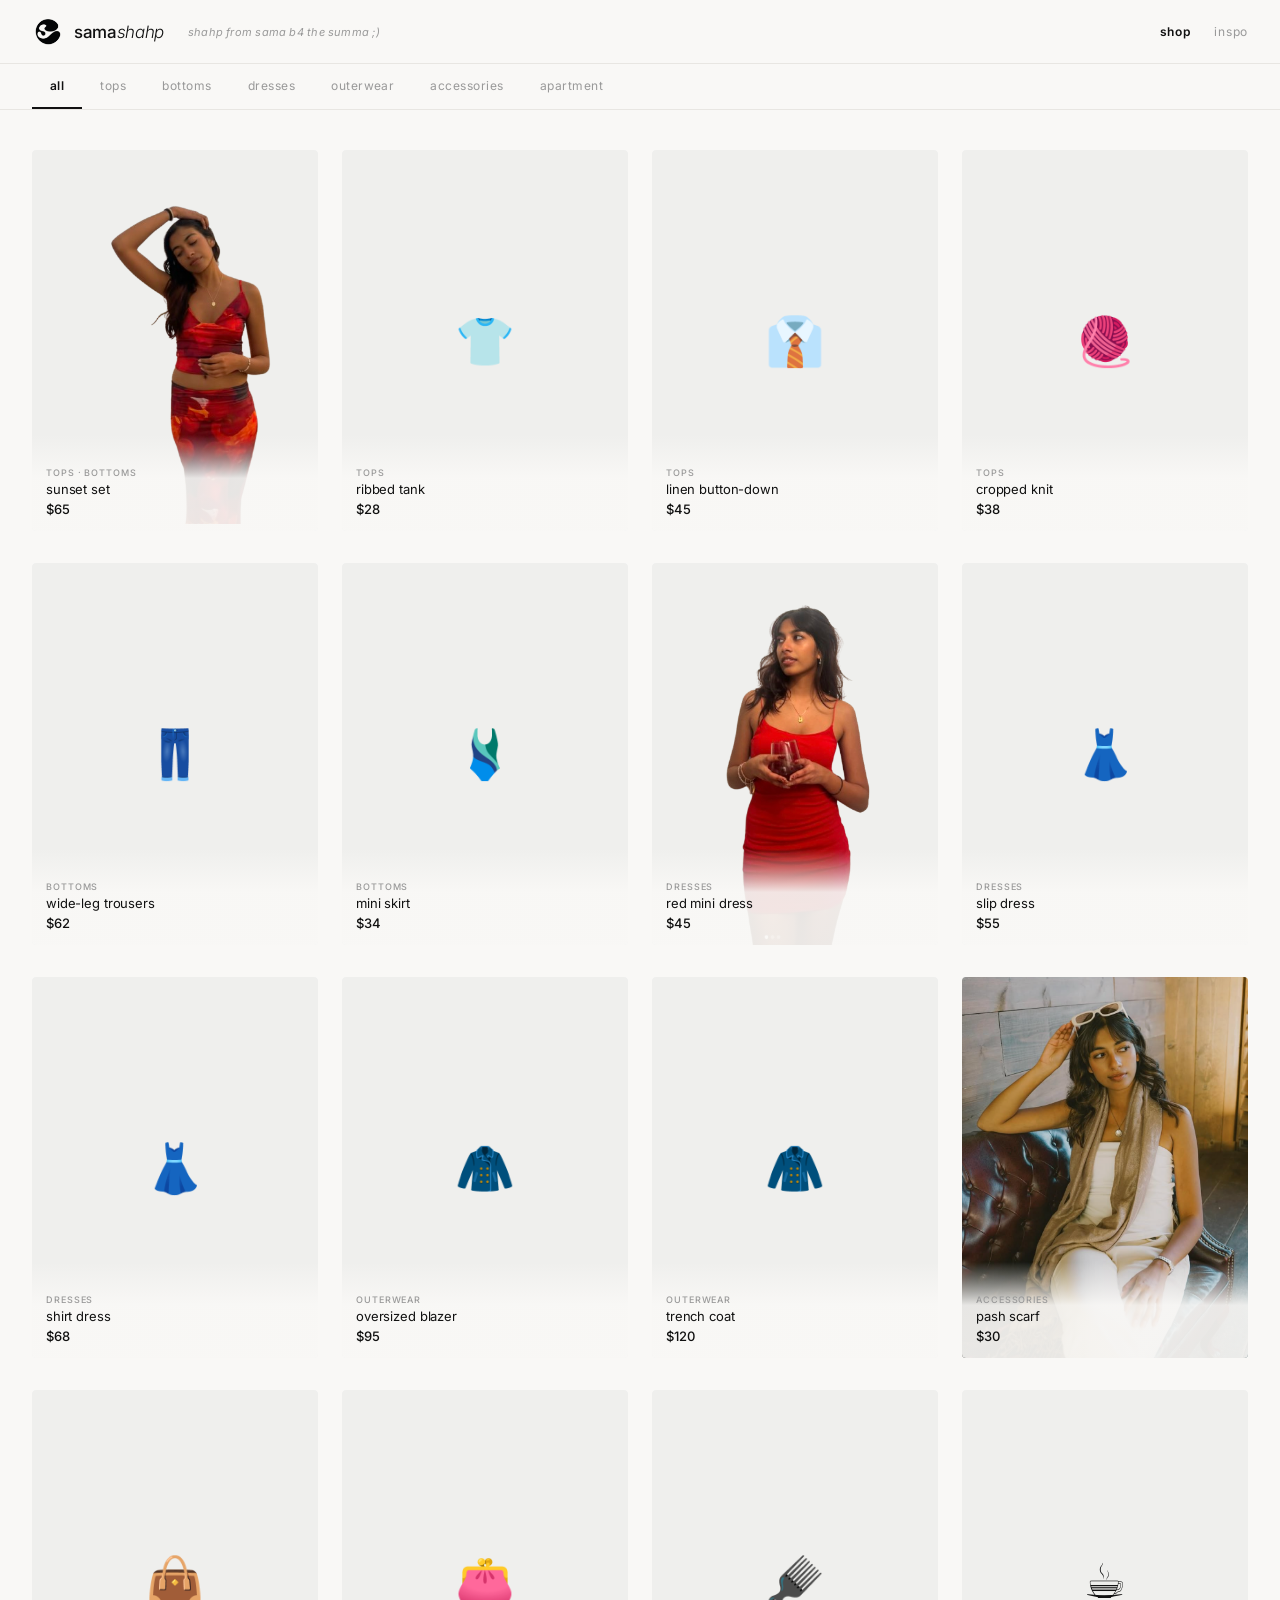
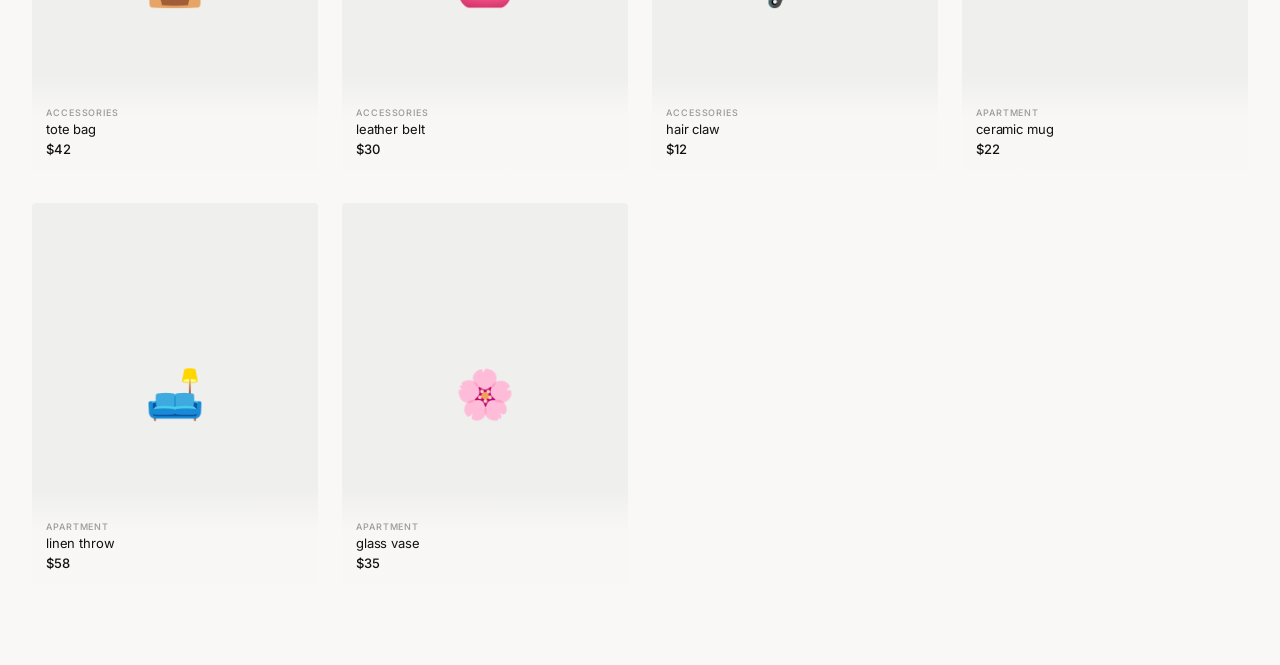
<file: index.html>
<!DOCTYPE html>
<html lang="en">
<head>
  <meta charset="UTF-8" />
  <meta name="viewport" content="width=device-width, initial-scale=1.0" />
  <title>sama shahp</title>
  <link rel="stylesheet" href="style.css" />
  <link rel="preconnect" href="https://fonts.googleapis.com" />
  <link href="https://fonts.googleapis.com/css2?family=Inter:wght@300;400;500;600&display=swap" rel="stylesheet" />
</head>
<body>

  <!-- HEADER -->
  <header>
    <div class="header-inner">
      <a href="index.html" class="logo-link">
        <img src="sama-shop-logo-removebg-preview.png" alt="sama shahp" class="logo" />
        <span class="wordmark">sama<em>shahp</em></span>
        <span class="tagline"><em>shahp from sama b4 the summa ;)</em></span>
      </a>
      <nav class="header-nav">
        <a href="index.html" class="header-nav-link active">shop</a>
        <a href="inspo.html" class="header-nav-link">inspo</a>
      </nav>
    </div>
  </header>

  <!-- CATEGORY NAV -->
  <nav class="cat-nav">
    <ul>
      <li><button class="cat-btn active" data-cat="all" onclick="filterCat(this,'all')">all</button></li>
      <li><button class="cat-btn" data-cat="tops" onclick="filterCat(this,'tops')">tops</button></li>
      <li><button class="cat-btn" data-cat="bottoms" onclick="filterCat(this,'bottoms')">bottoms</button></li>
      <li><button class="cat-btn" data-cat="dresses" onclick="filterCat(this,'dresses')">dresses</button></li>
      <li><button class="cat-btn" data-cat="outerwear" onclick="filterCat(this,'outerwear')">outerwear</button></li>
      <li><button class="cat-btn" data-cat="accessories" onclick="filterCat(this,'accessories')">accessories</button></li>
      <li><button class="cat-btn" data-cat="apartment" onclick="filterCat(this,'apartment')">apartment</button></li>
    </ul>
  </nav>

  <!-- PRODUCT GRID -->
  <main id="grid" class="grid"></main>

  <!-- EMPTY STATE -->
  <div id="empty" class="empty hidden">
    <p>nothing here yet</p>
  </div>

  <!-- PRODUCT MODAL -->
  <div id="modal" class="modal hidden" onclick="closeModal(event)">
    <div class="modal-card">
      <button class="modal-close" onclick="closeModalBtn()">✕</button>
      <div class="modal-img-wrap" id="modal-gallery"></div>
      <div class="modal-info">
        <p id="modal-cat" class="modal-cat"></p>
        <h2 id="modal-title"></h2>
        <div id="modal-price" class="modal-price"></div>
        <p id="modal-desc" class="modal-desc"></p>
        <a id="modal-sms" href="#" class="sms-btn" ontouchstart="haptic('success')">start chat to order</a>
        <p class="sms-note">opens a text to sama — just say what you want!</p>
      </div>
    </div>
  </div>

  <script type="module">
    import { WebHaptics } from 'https://esm.sh/web-haptics';
    const h = new WebHaptics();
    h.setDebug(true); // plays audio on desktop so you can test — remove when done
    window.__haptic = (type = 'nudge') => h.trigger(type);
  </script>
  <script src="app.js"></script>
</body>
</html>
</file>
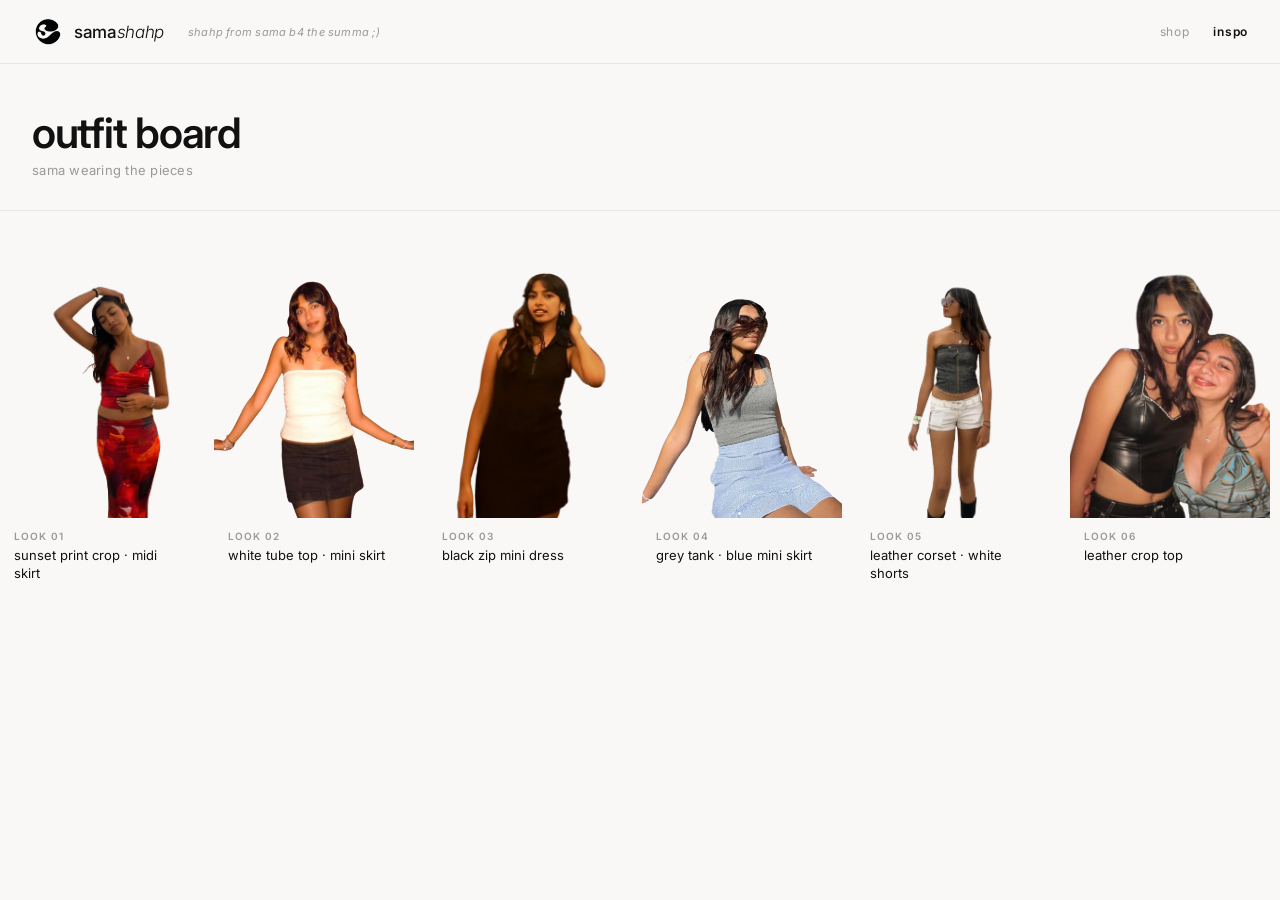
<file: inspo.html>
<!DOCTYPE html>
<html lang="en">
<head>
  <meta charset="UTF-8" />
  <meta name="viewport" content="width=device-width, initial-scale=1.0" />
  <title>inspo — sama shahp</title>
  <link rel="stylesheet" href="style.css" />
  <link rel="preconnect" href="https://fonts.googleapis.com" />
  <link href="https://fonts.googleapis.com/css2?family=Inter:wght@300;400;500;600&display=swap" rel="stylesheet" />
</head>
<body>

  <!-- HEADER -->
  <header>
    <div class="header-inner">
      <a href="index.html" class="logo-link">
        <img src="sama-shop-logo-removebg-preview.png" alt="sama shahp" class="logo" />
        <span class="wordmark">sama<em>shahp</em></span>
        <span class="tagline"><em>shahp from sama b4 the summa ;)</em></span>
      </a>
      <nav class="header-nav">
        <a href="index.html" class="header-nav-link">shop</a>
        <a href="inspo.html" class="header-nav-link active">inspo</a>
      </nav>
    </div>
  </header>

  <!-- PAGE TITLE -->
  <div class="inspo-hero">
    <h1 class="inspo-title">outfit board</h1>
    <p class="inspo-sub">sama wearing the pieces</p>
  </div>

  <!-- OUTFIT BOARD -->
  <!-- To add an outfit: copy a .outfit-card block, set the img src and fill in the caption/tags -->
  <div class="outfit-board-wrap"><div class="outfit-board">

    <div class="outfit-card tall">
      <div class="outfit-img-wrap">
        <img src="outfit-board/sunset-dress.png" alt="sunset dress look" />
      </div>
      <div class="outfit-caption">
        <p class="outfit-label">look 01</p>
        <p class="outfit-tags">sunset print crop · midi skirt</p>
      </div>
    </div>

    <div class="outfit-card">
      <div class="outfit-img-wrap">
        <img src="outfit-board/white-tube.png" alt="white tube top look" />
      </div>
      <div class="outfit-caption">
        <p class="outfit-label">look 02</p>
        <p class="outfit-tags">white tube top · mini skirt</p>
      </div>
    </div>

    <div class="outfit-card">
      <div class="outfit-img-wrap">
        <img src="outfit-board/black-dress.png" alt="black zip dress" />
      </div>
      <div class="outfit-caption">
        <p class="outfit-label">look 03</p>
        <p class="outfit-tags">black zip mini dress</p>
      </div>
    </div>

    <div class="outfit-card">
      <div class="outfit-img-wrap">
        <img src="outfit-board/blue-skirt.png" alt="grey tank blue skirt" />
      </div>
      <div class="outfit-caption">
        <p class="outfit-label">look 04</p>
        <p class="outfit-tags">grey tank · blue mini skirt</p>
      </div>
    </div>

    <div class="outfit-card">
      <div class="outfit-img-wrap">
        <img src="outfit-board/calvin-fit.png" alt="leather corset white shorts" />
      </div>
      <div class="outfit-caption">
        <p class="outfit-label">look 05</p>
        <p class="outfit-tags">leather corset · white shorts</p>
      </div>
    </div>

    <div class="outfit-card">
      <div class="outfit-img-wrap">
        <img src="outfit-board/leather-top.png" alt="leather crop top" />
      </div>
      <div class="outfit-caption">
        <p class="outfit-label">look 06</p>
        <p class="outfit-tags">leather crop top</p>
      </div>
    </div>

    <div class="outfit-card">
      <div class="outfit-img-wrap">
        <img src="outfit-board/taylor-dress.png" alt="blue sparkle dress" />
      </div>
      <div class="outfit-caption">
        <p class="outfit-label">look 07</p>
        <p class="outfit-tags">blue sparkle one-shoulder · cowboy hat</p>
      </div>
    </div>

    <div class="outfit-card bright">
      <div class="outfit-img-wrap">
        <img src="outfit-board/brown-fullsleeve.png" alt="brown crop long sleeve" />
      </div>
      <div class="outfit-caption">
        <p class="outfit-label">look 08</p>
        <p class="outfit-tags">brown crop long sleeve · light jeans</p>
      </div>
    </div>

    <div class="outfit-card small bright">
      <div class="outfit-img-wrap">
        <img src="outfit-board/white-lace.png" alt="white lace crop" />
      </div>
      <div class="outfit-caption">
        <p class="outfit-label">look 09</p>
        <p class="outfit-tags">white lace crop · knit halter</p>
      </div>
    </div>

    <div class="outfit-card small bright">
      <div class="outfit-img-wrap">
        <img src="outfit-board/brown-skirt.png" alt="black satin top brown skirt" />
      </div>
      <div class="outfit-caption">
        <p class="outfit-label">look 10</p>
        <p class="outfit-tags">black satin top · brown mini skirt</p>
      </div>
    </div>

    <div class="outfit-card bright">
      <div class="outfit-img-wrap">
        <img src="outfit-board/escape.png" alt="festival fits" />
      </div>
      <div class="outfit-caption">
        <p class="outfit-label">look 11</p>
        <p class="outfit-tags">gold mini · crochet dress</p>
      </div>
    </div>

    <div class="outfit-card bright">
      <div class="outfit-img-wrap">
        <img src="outfit-board/stripe-sweater.png" alt="stripe sweater denim shorts" />
      </div>
      <div class="outfit-caption">
        <p class="outfit-label">look 12</p>
        <p class="outfit-tags">stripe sweater · denim shorts · tote</p>
      </div>
    </div>

    <div class="outfit-card bright">
      <div class="outfit-img-wrap">
        <img src="outfit-board/yellow-halter.png" alt="white tank burgundy top" />
      </div>
      <div class="outfit-caption">
        <p class="outfit-label">look 13</p>
        <p class="outfit-tags">white tank · burgundy halter</p>
      </div>
    </div>

    <div class="outfit-card">
      <div class="outfit-img-wrap">
        <img src="outfit-board/red-dress.png" alt="red mini dress" />
      </div>
      <div class="outfit-caption">
        <p class="outfit-label">look 14</p>
        <p class="outfit-tags">red mini dress</p>
      </div>
    </div>

  </div></div>

  <script type="module">
    import { WebHaptics } from 'https://esm.sh/web-haptics';
    const h = new WebHaptics();
    h.setDebug(true);
    document.querySelectorAll('.outfit-card').forEach(c => {
      c.addEventListener('touchstart', () => h.trigger('nudge'), { passive: true });
    });
  </script>

</body>
</html>
</file>
<file: style.css>
*, *::before, *::after { box-sizing: border-box; margin: 0; padding: 0; }

:root {
  --bg: #f9f8f6;
  --surface: #ffffff;
  --text: #111111;
  --muted: #999999;
  --border: #e8e6e2;
  --accent: #111111;
  --radius-card: 4px;
}

html { scroll-behavior: smooth; }

body {
  font-family: 'Inter', system-ui, sans-serif;
  background: var(--bg);
  color: var(--text);
  min-height: 100vh;
}

/* ── HEADER ── */
header {
  position: sticky;
  top: 0;
  z-index: 100;
  background: var(--bg);
  border-bottom: 1px solid var(--border);
  padding: 0 32px;
  height: 64px;
  display: flex;
  align-items: center;
}

.header-inner {
  width: 100%;
  max-width: 1300px;
  margin: 0 auto;
  display: flex;
  align-items: center;
}

.logo-link {
  display: flex;
  align-items: center;
  gap: 10px;
  text-decoration: none;
  color: var(--text);
  flex: 1;
}

.logo {
  width: 32px;
  height: 32px;
  object-fit: contain;
}

.wordmark {
  font-size: 17px;
  font-weight: 500;
  letter-spacing: -0.02em;
}

.wordmark em {
  font-style: italic;
  font-weight: 300;
}

.tagline {
  font-size: 11px;
  font-style: italic;
  color: var(--muted);
  letter-spacing: 0.02em;
  margin-left: 14px;
  white-space: nowrap;
}

.header-nav {
  display: flex;
  gap: 24px;
  align-items: center;
}

.header-nav-link {
  font-size: 12px;
  font-weight: 400;
  letter-spacing: 0.06em;
  text-transform: lowercase;
  text-decoration: none;
  color: var(--muted);
  transition: color 0.15s;
}

.header-nav-link:hover { color: var(--text); }
.header-nav-link.active { color: var(--text); font-weight: 600; }

/* ── CAT NAV ── */
.cat-nav {
  background: var(--bg);
  border-bottom: 1px solid var(--border);
  padding: 0 32px;
  position: sticky;
  top: 64px;
  z-index: 99;
}

.cat-nav ul {
  list-style: none;
  display: flex;
  max-width: 1300px;
  margin: 0 auto;
  overflow-x: auto;
  scrollbar-width: none;
}

.cat-nav ul::-webkit-scrollbar { display: none; }

.cat-btn {
  background: none;
  border: none;
  border-bottom: 2px solid transparent;
  color: var(--muted);
  font-family: inherit;
  font-size: 12px;
  font-weight: 400;
  letter-spacing: 0.04em;
  text-transform: lowercase;
  padding: 14px 18px;
  cursor: pointer;
  transition: color 0.15s, border-color 0.15s;
  white-space: nowrap;
}

.cat-btn:hover { color: var(--text); }

.cat-btn.active {
  color: var(--text);
  font-weight: 600;
  border-bottom-color: var(--text);
}

/* ── GRID ── */
.grid {
  max-width: 1300px;
  margin: 0 auto;
  padding: 40px 32px 80px;
  display: grid;
  grid-template-columns: repeat(auto-fill, minmax(240px, 1fr));
  gap: 32px 24px;
}

/* ── CARD ── */
.card {
  cursor: pointer;
  aspect-ratio: 3 / 4;
  position: relative;
  border-radius: var(--radius-card);
  overflow: hidden;
  background: var(--surface);
}

.card-img-wrap {
  position: absolute;
  inset: 0;
  background: #efefed;
}

.card-img-wrap img {
  width: 100%;
  height: 100%;
  object-fit: cover;
  transition: transform 0.4s ease;
  display: block;
}

.card:hover .card-img-wrap img { transform: scale(1.03); }

.card-img-placeholder {
  width: 100%;
  height: 100%;
  display: flex;
  align-items: center;
  justify-content: center;
  font-size: 48px;
  background: #efefed;
}

.card-body {
  position: absolute;
  bottom: 0;
  left: 0;
  right: 0;
  padding: 32px 14px 14px;
  background: linear-gradient(to top, rgba(249,248,246,0.92) 55%, transparent);
  z-index: 1;
}

.card-cat {
  font-size: 9px;
  font-weight: 500;
  letter-spacing: 0.1em;
  text-transform: uppercase;
  color: var(--muted);
  margin-bottom: 3px;
}

.card-title {
  font-size: 13px;
  font-weight: 400;
  letter-spacing: -0.01em;
  margin-bottom: 3px;
  line-height: 1.3;
}

.card-price {
  font-size: 13px;
  font-weight: 500;
}

/* ── EMPTY ── */
.empty {
  text-align: center;
  padding: 120px 32px;
  color: var(--muted);
  font-size: 13px;
  letter-spacing: 0.04em;
}

.hidden { display: none !important; }

/* ── MODAL ── */
.modal {
  position: fixed;
  inset: 0;
  z-index: 200;
  background: rgba(0,0,0,0.4);
  display: flex;
  align-items: center;
  justify-content: center;
  padding: 20px;
  backdrop-filter: blur(4px);
  animation: fadeIn 0.18s ease;
}

@keyframes fadeIn { from { opacity: 0; } to { opacity: 1; } }

.modal-card {
  background: var(--surface);
  border-radius: 8px;
  max-width: 820px;
  width: 100%;
  max-height: 90vh;
  overflow-y: auto;
  display: grid;
  grid-template-columns: 1fr 1fr;
  position: relative;
  animation: slideUp 0.2s ease;
  scrollbar-width: none;
}

.modal-card::-webkit-scrollbar { display: none; }

@keyframes slideUp {
  from { transform: translateY(10px); opacity: 0; }
  to   { transform: translateY(0);    opacity: 1; }
}

.modal-close {
  position: absolute;
  top: 14px;
  right: 14px;
  background: var(--bg);
  border: 1px solid var(--border);
  width: 30px;
  height: 30px;
  border-radius: 50%;
  font-size: 12px;
  cursor: pointer;
  display: flex;
  align-items: center;
  justify-content: center;
  color: var(--text);
  z-index: 10;
  transition: background 0.15s;
}

.modal-close:hover { background: var(--border); }

.modal-img-wrap {
  aspect-ratio: 3 / 4;
  overflow: hidden;
  background: #efefed;
  border-radius: 8px 0 0 8px;
  position: relative;
}

.modal-img-wrap img {
  width: 100%;
  height: 100%;
  object-fit: cover;
  display: block;
}

.modal-img-placeholder {
  width: 100%;
  height: 100%;
  display: flex;
  align-items: center;
  justify-content: center;
  font-size: 72px;
}

/* gallery arrows */
.gallery-arrow {
  position: absolute;
  top: 50%;
  transform: translateY(-50%);
  background: rgba(255,255,255,0.85);
  border: none;
  width: 32px;
  height: 32px;
  border-radius: 50%;
  font-size: 18px;
  cursor: pointer;
  display: flex;
  align-items: center;
  justify-content: center;
  z-index: 5;
  transition: background 0.15s;
  line-height: 1;
}
.gallery-arrow:hover { background: #fff; }
.gallery-arrow.left  { left: 10px; }
.gallery-arrow.right { right: 10px; }

/* gallery dots */
.gallery-dots {
  position: absolute;
  bottom: 10px;
  left: 0;
  right: 0;
  display: flex;
  justify-content: center;
  gap: 6px;
  z-index: 5;
}

.gallery-dot {
  width: 6px;
  height: 6px;
  border-radius: 50%;
  border: none;
  background: rgba(255,255,255,0.5);
  cursor: pointer;
  padding: 0;
  transition: background 0.15s;
}

.gallery-dot.active { background: #fff; }

/* split pricing */
.modal-price {
  display: flex;
  flex-direction: column;
  gap: 4px;
}

.price-row {
  display: flex;
  justify-content: space-between;
  align-items: baseline;
  font-size: 14px;
}

.price-label {
  text-transform: lowercase;
  color: var(--muted);
  letter-spacing: 0.03em;
}

.price-val {
  font-weight: 600;
  font-size: 15px;
}

.modal-info {
  padding: 48px 36px 40px;
  display: flex;
  flex-direction: column;
  justify-content: center;
  gap: 12px;
}

.modal-cat {
  font-size: 10px;
  font-weight: 600;
  letter-spacing: 0.14em;
  text-transform: uppercase;
  color: var(--muted);
}

.modal-info h2 {
  font-size: 22px;
  font-weight: 500;
  letter-spacing: -0.02em;
  line-height: 1.2;
}

.modal-price {
  font-size: 18px;
  font-weight: 500;
}

.modal-desc {
  font-size: 13px;
  line-height: 1.65;
  color: #666;
  max-width: 340px;
}

.sms-btn {
  display: inline-block;
  margin-top: 8px;
  background: var(--accent);
  color: #fff;
  text-decoration: none;
  font-size: 12px;
  font-weight: 500;
  letter-spacing: 0.06em;
  padding: 13px 24px;
  border-radius: 2px;
  text-align: center;
  transition: opacity 0.15s;
  text-transform: lowercase;
}

.sms-btn:hover { opacity: 0.75; }

.sms-note {
  font-size: 11px;
  color: var(--muted);
  margin-top: -4px;
  letter-spacing: 0.01em;
}

/* ─────────────────────────────────────────
   INSPO PAGE
───────────────────────────────────────── */
.inspo-hero {
  max-width: 1300px;
  margin: 0 auto;
  padding: 48px 32px 32px;
  border-bottom: 1px solid var(--border);
}

.inspo-title {
  font-size: 42px;
  font-weight: 600;
  letter-spacing: -0.03em;
  line-height: 1;
}

.inspo-sub {
  font-size: 13px;
  color: var(--muted);
  margin-top: 8px;
  letter-spacing: 0.02em;
}

/* masonry-style board */
.outfit-board-wrap {
  display: flex;
  justify-content: center;
  overflow: hidden;
  padding: 40px 0 80px;
}

.outfit-board {
  display: flex;
  flex-direction: row;
  gap: 14px;
  overflow-x: auto;
  scroll-snap-type: x mandatory;
  scrollbar-width: none;
  padding: 0 32px;
}

.outfit-board::-webkit-scrollbar { display: none; }

.outfit-card.bright .outfit-img-wrap img {
  filter: brightness(1.25) contrast(0.95);
}

.outfit-card.small .outfit-img-wrap img {
  object-fit: contain;
  padding: 12px;
}

.outfit-card {
  flex: 0 0 200px;
  scroll-snap-align: start;
  border-radius: 6px;
  overflow: hidden;
  background: var(--bg);
  cursor: pointer;
  transition: opacity 0.2s;
}

.outfit-card:hover { opacity: 0.88; }

.outfit-img-wrap {
  width: 100%;
  overflow: hidden;
  background: var(--bg);
}

.outfit-img-wrap {
  aspect-ratio: 3 / 4;
}

.outfit-img-wrap img {
  width: 100%;
  height: 100%;
  object-fit: cover;
  display: block;
  transition: transform 0.4s ease;
}

.outfit-card:hover .outfit-img-wrap img { transform: scale(1.03); }

.outfit-placeholder {
  width: 100%;
  height: 100%;
  display: flex;
  align-items: center;
  justify-content: center;
  font-size: 64px;
  background: #efefed;
}

.outfit-caption {
  padding: 12px 14px 16px;
}

.outfit-label {
  font-size: 10px;
  font-weight: 600;
  letter-spacing: 0.1em;
  text-transform: uppercase;
  color: var(--muted);
  margin-bottom: 4px;
}

.outfit-tags {
  font-size: 13px;
  font-weight: 400;
  color: var(--text);
  line-height: 1.4;
}

/* ── RESPONSIVE ── */
@media (max-width: 900px) {
  .tagline { display: none; }
}

@media (max-width: 680px) {
  header { padding: 0 20px; }
  .cat-nav { padding: 0 20px; }
  .grid { padding: 28px 20px 60px; gap: 20px 14px; grid-template-columns: repeat(2, 1fr); }
  .inspo-hero { padding: 32px 20px 24px; }
  .inspo-title { font-size: 30px; }
  .outfit-board-wrap { padding: 28px 0 60px; }
  .outfit-board { padding: 0 20px; }

  .modal-card { grid-template-columns: 1fr; max-height: 88vh; }
  .modal-img-wrap { border-radius: 8px 8px 0 0; aspect-ratio: 1 / 1; }
  .modal-info { padding: 28px 24px 32px; }
}

@media (max-width: 420px) {
  .outfit-board { columns: 1; }
  .grid { grid-template-columns: 1fr; }
}
</file>
